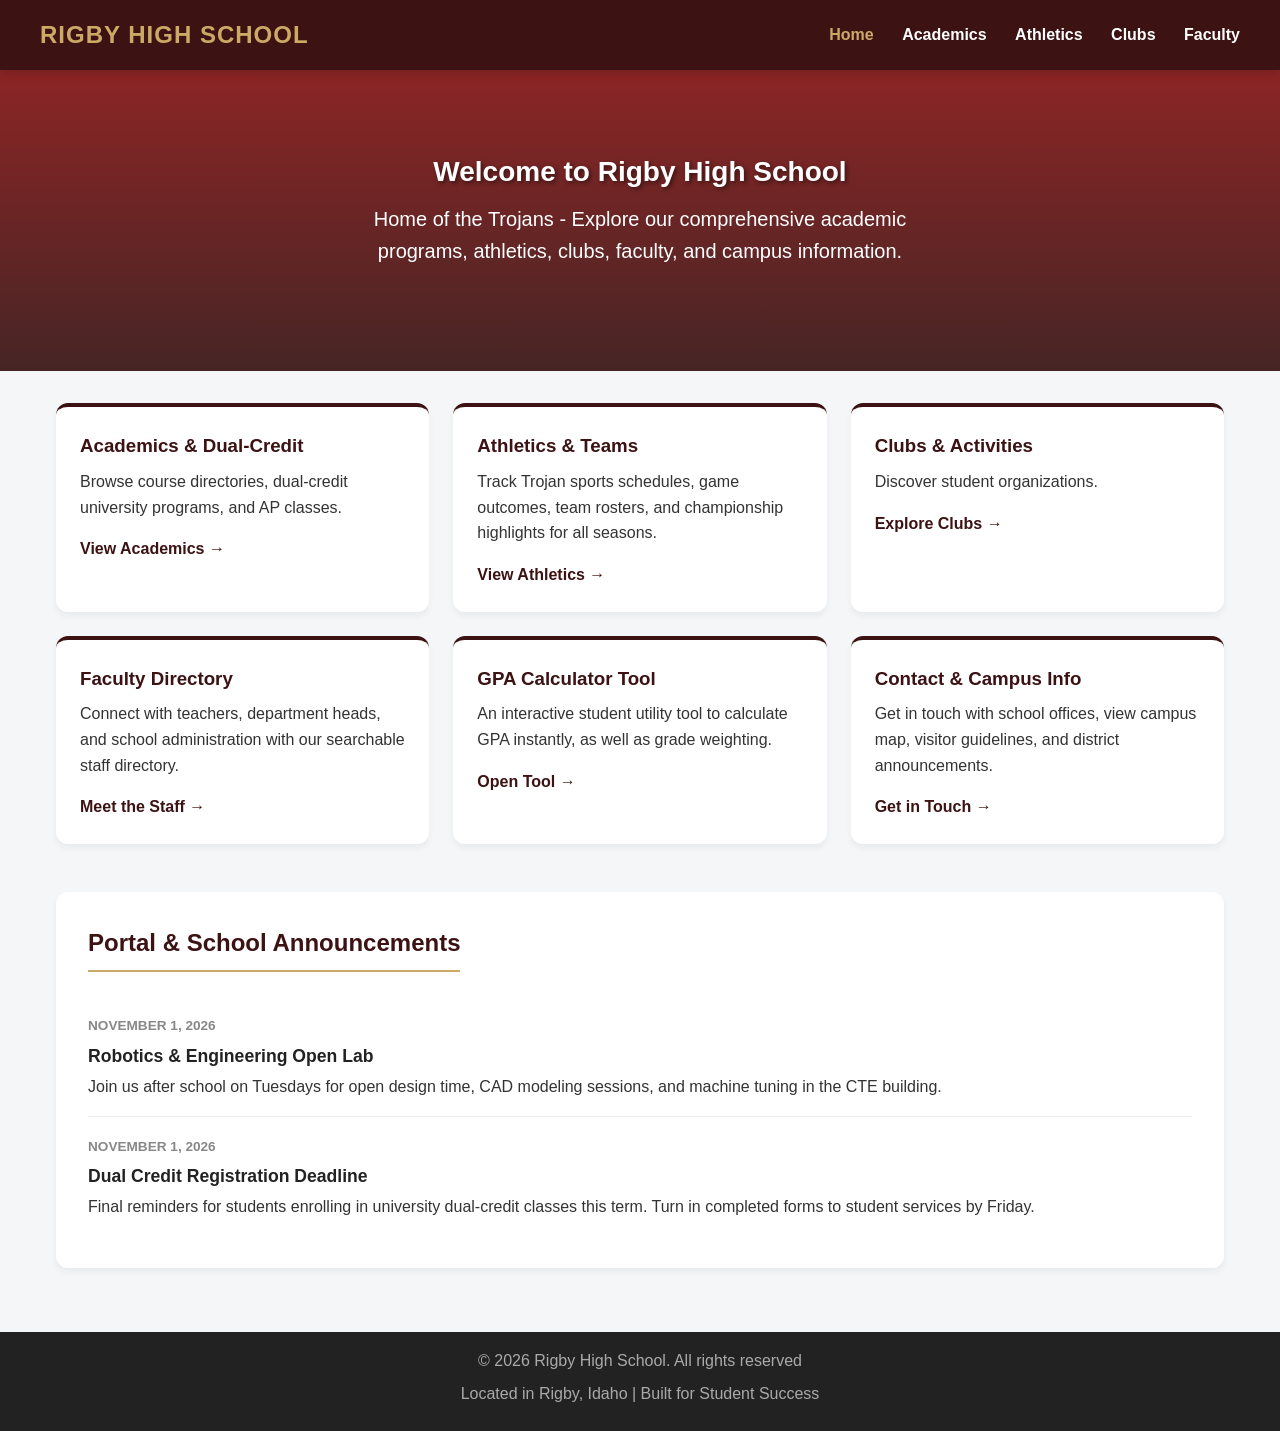
<file: index.html>
<!DOCTYPE html>
<html>
<head>
    <meta charset="UTF-8">
    <meta name="viewport" content="width=device-width, initial-scale=1.0">
    <title> Rigby High School | Home of the Trojans </title>
    <link rel="stylesheet" href="style.css">
</head>
<body>
    <header>
        <div class="nav-container">
            <a href="index.html" class="logo"> RIGBY HIGH SCHOOL </a>
            <nav>
                <a href="index.html" class="active"> Home </a>
                <a href="academics.html"> Academics </a>
                <a href="athletics.html"> Athletics </a>
                <a href="clubs.html"> Clubs </a>
                <a href="faculty.html"> Faculty </a>
            </nav>
        </div>
    </header>

    <section class="pagetop">
        <h1> Welcome to Rigby High School </h1>
        <p> Home of the Trojans - Explore our comprehensive academic programs, athletics, clubs, faculty, and campus information. </p>
    </section>

    <div class="container">
        <div class="grid">
            <div class="card">
                <h3> Academics & Dual-Credit </h3>
                <p> Browse course directories, dual-credit university programs, and AP classes. </p>
                <a href="academics.html"> View Academics &rarr; </a>
            </div>

            <div class="card">
                <h3> Athletics & Teams </h3>
                <p> Track Trojan sports schedules, game outcomes, team rosters, and championship highlights for all seasons. </p>
                <a href="athletics.html"> View Athletics &rarr; </a>
            </div>

            <div class="card">
                <h3> Clubs & Activities </h3>
                <p> Discover student organizations. </p>
                <a href="clubs.html"> Explore Clubs &rarr; </a>
            </div>

            <div class="card">
                <h3> Faculty Directory </h3>
                <p> Connect with teachers, department heads, and school administration with our searchable staff directory. </p>
                <a href="faculty.html"> Meet the Staff &rarr; </a>
            </div>

            <div class="card">
                <h3> GPA Calculator Tool </h3>
                <p> An interactive student utility tool to calculate GPA instantly, as well as grade weighting. </p>
                <a href="calculator.html"> Open Tool &rarr; </a>
            </div>

            <div class="card">
                <h3> Contact & Campus Info </h3>
                <p> Get in touch with school offices, view campus map, visitor guidelines, and district announcements. </p>
                <a href="contact.html"> Get in Touch &rarr; </a>
            </div>
        </div>

        <section class="info-section">
            <h2> Portal & School Announcements </h2>
            <div class="item">
                <span class="date"> NOVEMBER 1, 2026 </span>
                <div class="title"> Robotics & Engineering Open Lab </div>
                <p> Join us after school on Tuesdays for open design time, CAD modeling sessions, and machine tuning in the CTE building. </p>
            </div>

            <div class="item">
                <span class="date"> NOVEMBER 1, 2026 </span>
                <div class="title"> Dual Credit Registration Deadline </div>
                <p> Final reminders for students enrolling in university dual-credit classes this term. Turn in completed forms to student services by Friday. </p>
            </div>
        </section>
    </div>

    <footer>
        <p> &copy; 2026 Rigby High School. All rights reserved  </p>
        <p> Located in Rigby, Idaho | Built for Student Success </p>
    </footer>
</body>
</html>
</file>
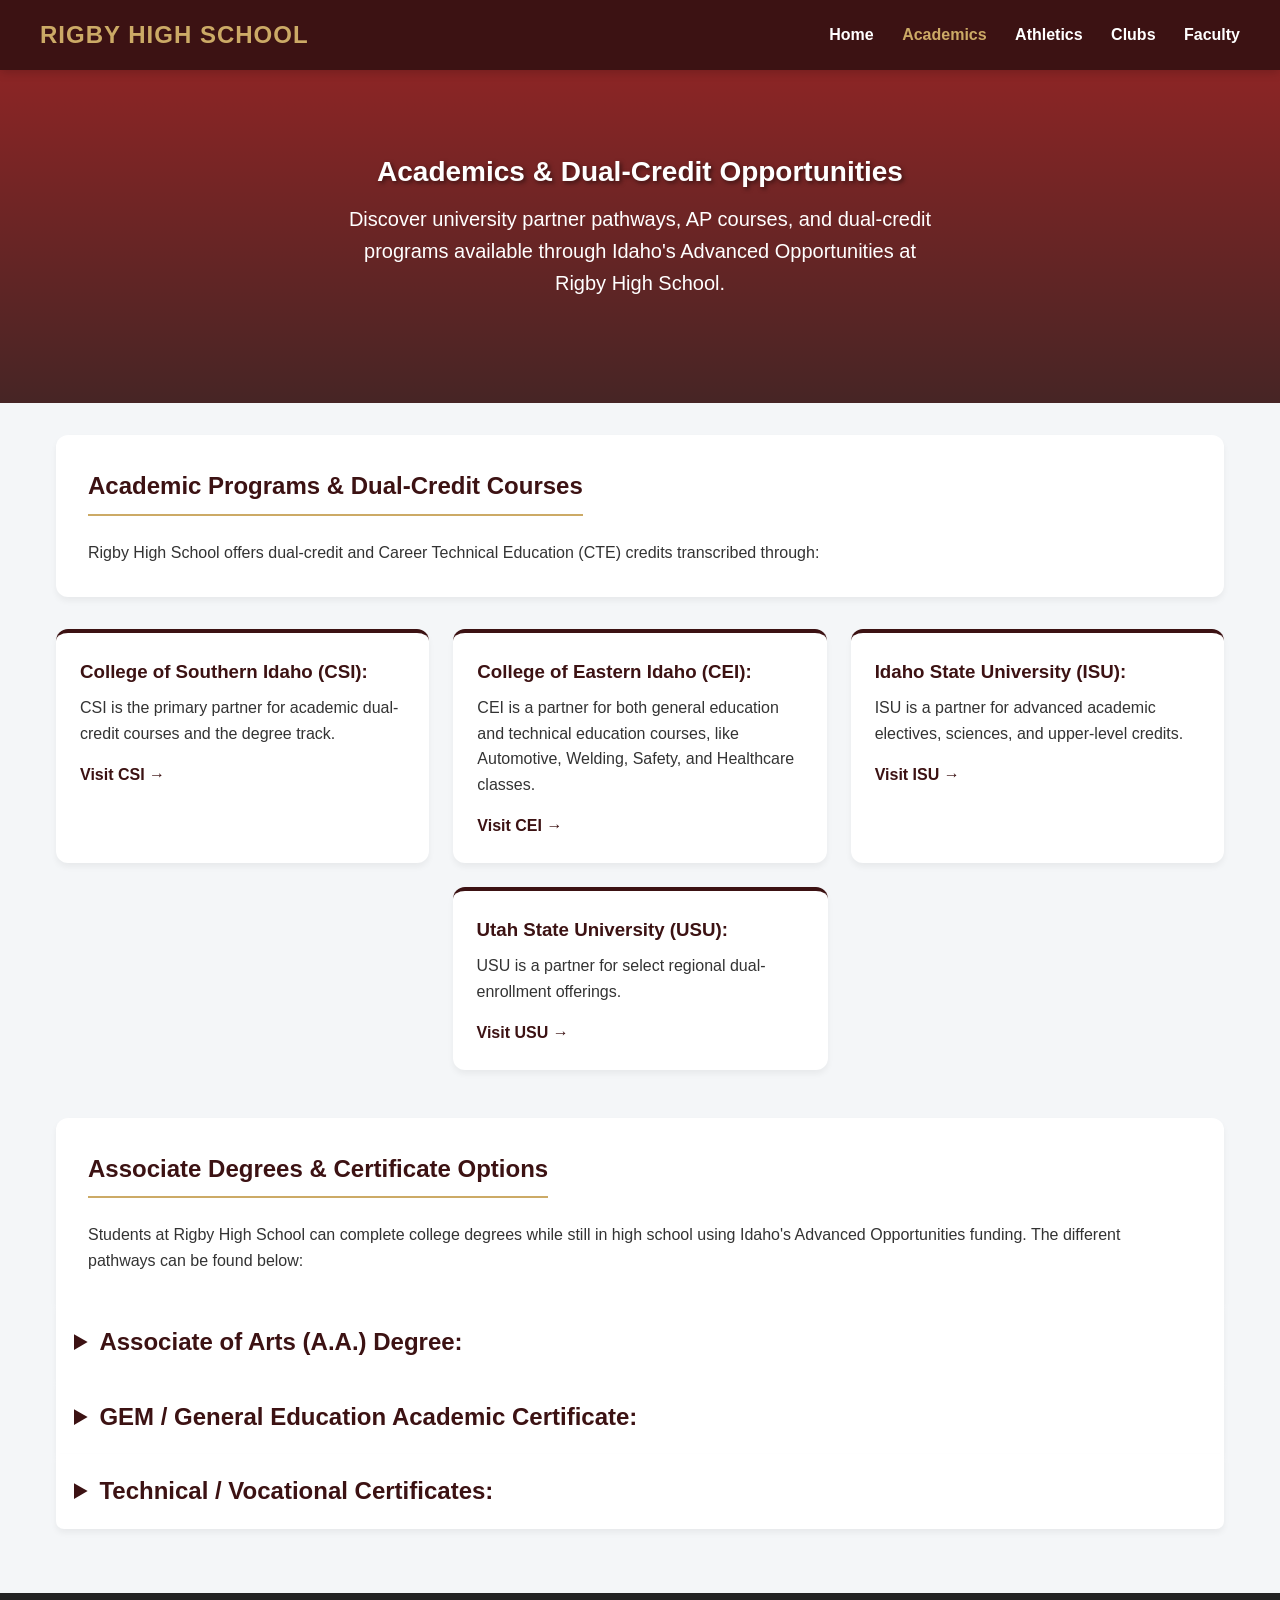
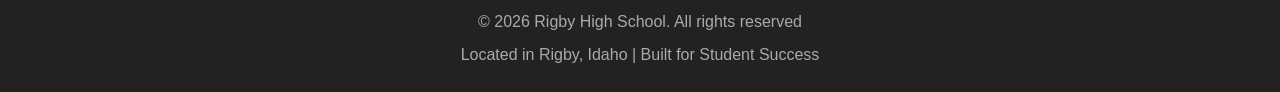
<file: academics.html>
<!DOCTYPE html>
<html lang="en">
    <head>
        <meta charset="UTF-8">
        <meta name="viewport" content="width=device-width, initial-scale=1.0">
        <title> Rigby High School | Academics </title>
        <link rel="stylesheet" href="style.css">
    </head>
    <body>
        <header>
            <div class="nav-container">
                <a href="index.html" class="logo"> RIGBY HIGH SCHOOL </a>
                <nav>
                    <a href="index.html"> Home </a>
                    <a href="academics.html" class="active"> Academics </a>
                    <a href="athletics.html"> Athletics </a>
                    <a href="clubs.html"> Clubs </a>
                    <a href="faculty.html"> Faculty </a>
                </nav>
            </div>
        </header>

        <section class="pagetop">
            <h1> Academics & Dual-Credit Opportunities </h1>
            <p> Discover university partner pathways, AP courses, and dual-credit programs available through Idaho's Advanced Opportunities at Rigby High School. </p>
        </section>
        <div class="container">
            <section class="info-section">
                <h2> Academic Programs & Dual-Credit Courses </h2>
                <p> Rigby High School offers dual-credit and Career Technical Education (CTE) credits transcribed through: </p>
            </section>
        </div>
        <div class="container">
            <div class="grid">
                <div class="card">
                    <h3> College of Southern Idaho (CSI): </h3>
                    <p> CSI is the primary partner for academic dual-credit courses and the degree track. </p>
                    <a href="https://www.csi.edu/"> Visit CSI &rarr; </a>
                </div>

                <div class="card">
                    <h3> College of Eastern Idaho (CEI): </h3>
                    <p> CEI is a partner for both general education and technical education courses, like Automotive, Welding, Safety, and Healthcare classes. </p>
                    <a href="https://www.cei.edu/"> Visit CEI &rarr; </a>
                </div>

                <div class="card">
                    <h3> Idaho State University (ISU): </h3>
                    <p> ISU is a partner for advanced academic electives, sciences, and upper-level credits. </p>
                    <a href="https://www.isu.edu/"> Visit ISU &rarr; </a>
                </div>

                <div class="card">
                    <h3> Utah State University (USU): </h3>
                    <p> USU is a partner for select regional dual-enrollment offerings. </p>
                    <a href="https://www.usu.edu/"> Visit USU &rarr; </a>
                </div>
            </div> 
        
        
        
            <div class="info-section" style="border-bottom-left-radius: 0; border-bottom-right-radius: 0;">
                <h2> Associate Degrees & Certificate Options </h2>
                <p> Students at Rigby High School can complete college degrees while still in high school using Idaho's Advanced Opportunities funding. The different pathways can be found below: </p>
            </div>
        
        
            <div class="dropper-squished">
                <details style="border-radius: 0;">
                    <summary><span> Associate of Arts (A.A.) Degree: </span></summary>
                    <p>
                        <ul>
                            <li><strong> Partner Institution: </strong> College of Southern Idaho (CSI). </li>
                            <li><strong> Overview: </strong> A 60 to 64 credit degree track focused on general education, liberal arts, communication, and social sciences. </li>
                            <li><strong> Timeline: </strong> Designed for students who start planning during their freshman/sophomore year to complete general education requirements and electives alongside high school graduation requirements. </li>
                        </ul>
                    </p>
                </details>
            </div>

            <div class="dropper-squished">
                <details style="border-radius: 0;">
                    <summary><span> GEM / General Education Academic Certificate: </span></summary>
                    <p>
                        <ul>
                            <li><strong> Overview: </strong> A 36 credit general education framework (General Education Matriculation) that covers fundamental core college categories: English, Mathematics, Humanities, Social Sciences, and Natural Sciences. </li>
                            <li><strong> Transferability: </strong> Fulfills lower-division general education core requirements across all Idaho public universities (ISU, BSU, UI, LCSC). </li>
                        </ul>
                    </p>
                </details>
            </div>

            <div class="dropper-squished">
                <details  style="border-top-left-radius: 0; border-top-right-radius: 0;">
                    <summary><span> Technical / Vocational Certificates: </span></summary>
                    <p>
                        <ul>
                            <li><strong> Partner Institution: </strong> College of Eastern Idaho (CEI). </li>
                            <li><strong> Overview: </strong> Career and technical tracks that build toward industry certifications or Associate of Applied Science (A.A.S.) credits in fields like mechanics, safety, and health professions. </li>
                        </ul>
                    </p>
                </details>
            </div>


        </div>

        <footer>
            <p> &copy; 2026 Rigby High School. All rights reserved </p>
            <p> Located in Rigby, Idaho | Built for Student Success </p>
        </footer>
    </body>
</html>
</file>
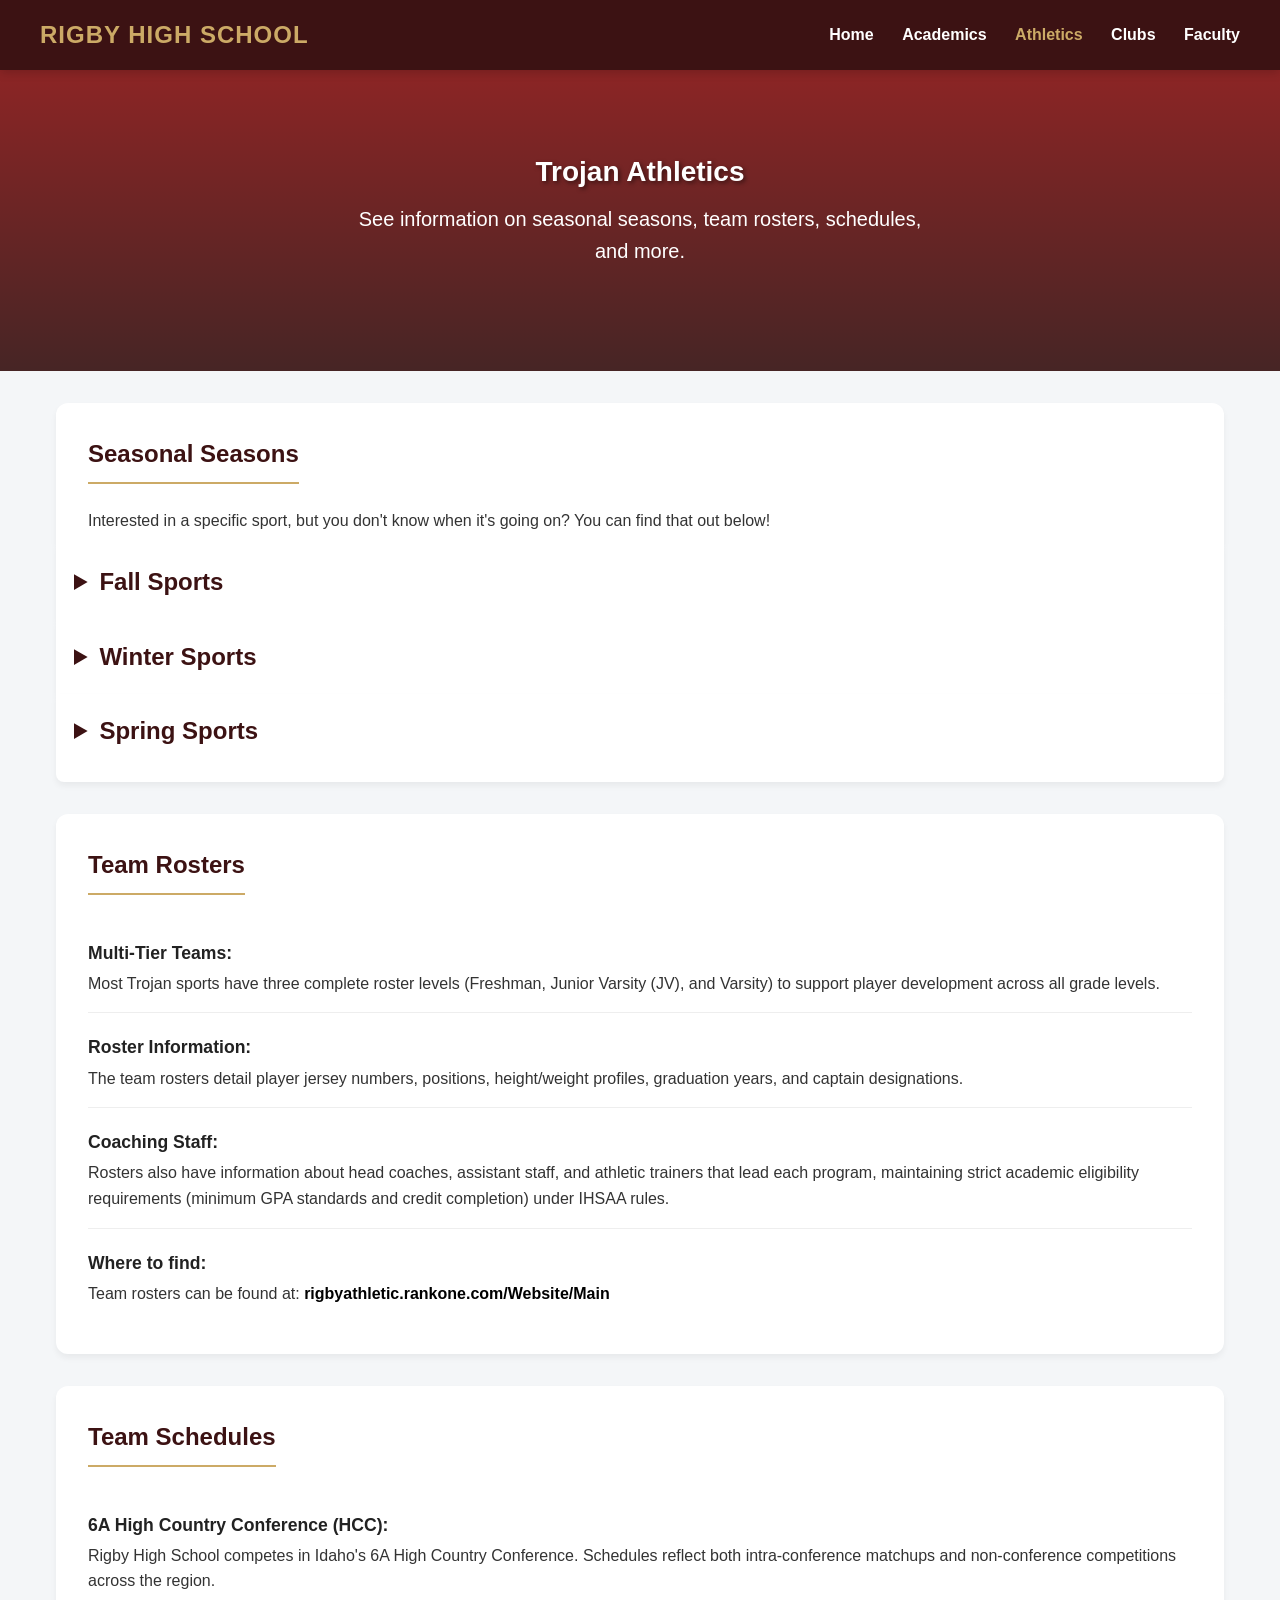
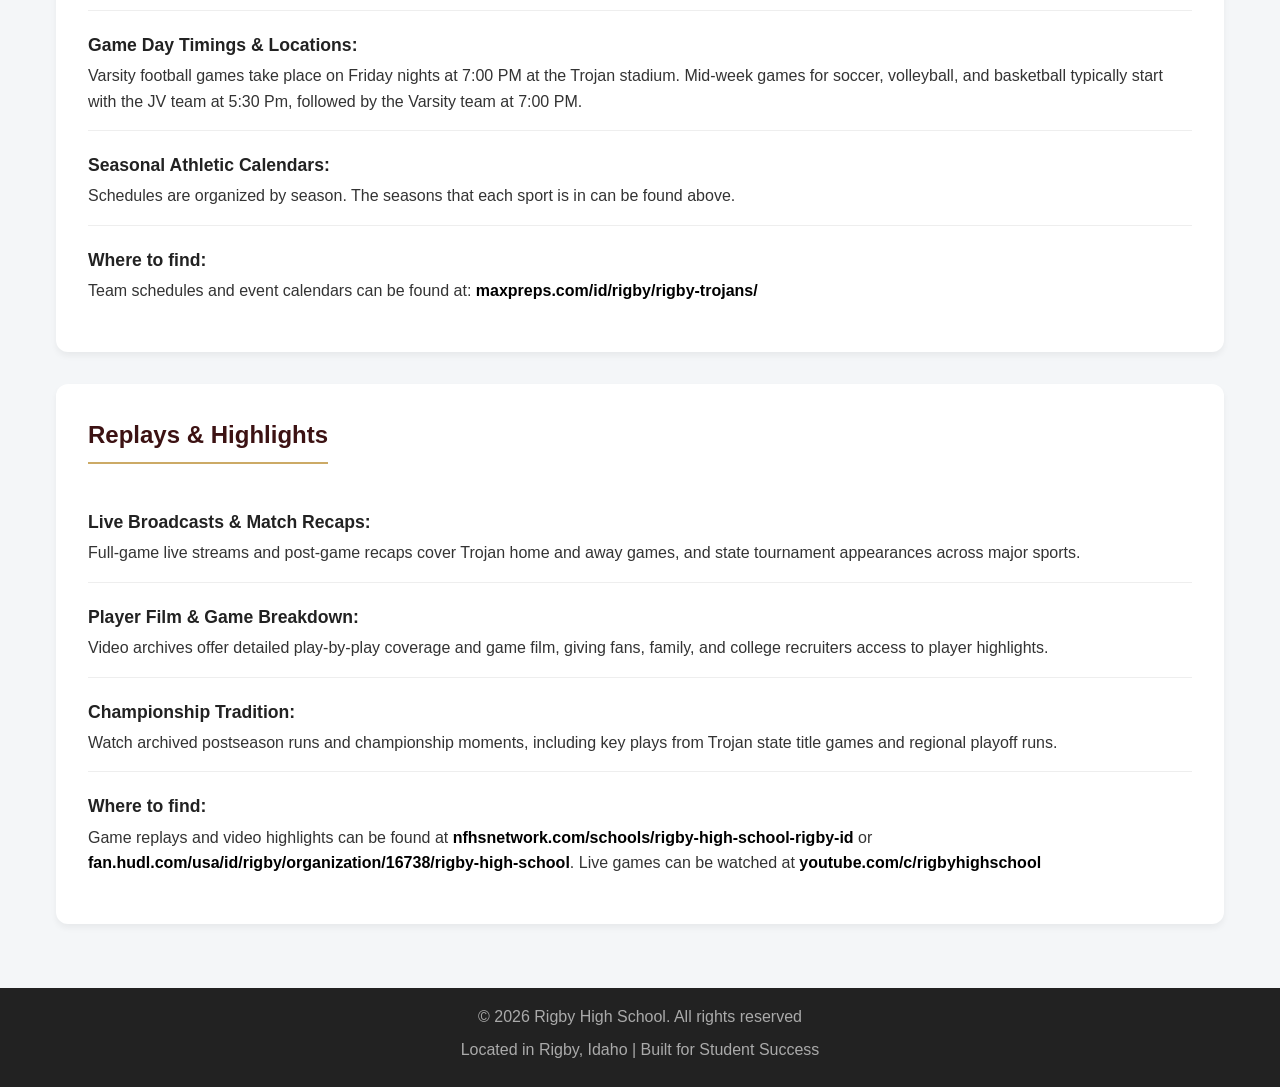
<file: athletics.html>
<!DOCTYPE html>
<html>
    <head>
        <meta charset="UTF-8">
        <meta name="viewport" content="width=device-width, initial-scale=1.0">
        <title> Rigby High School | Athletics </title>
        <link rel="stylesheet" href="style.css">
    </head>
    <body>
        <header>
            <div class="nav-container">
                <a href="index.html" class="logo"> RIGBY HIGH SCHOOL </a>
                <nav>
                    <a href="index.html"> Home </a>
                    <a href="academics.html"> Academics </a>
                    <a href="athletics.html" class="active"> Athletics </a>
                    <a href="clubs.html"> Clubs </a>
                    <a href="faculty.html"> Faculty </a>
                </nav>
            </div>
        </header>

        <section class="pagetop">
            <h1> Trojan Athletics </h1>
            <p> See information on seasonal seasons, team rosters, schedules, and more. </p>
        </section>

        <div class="container">
            <section class="info-section" style="border-bottom-left-radius: 0; border-bottom-right-radius: 0; padding-bottom: 12px;">
                <h2> Seasonal Seasons </h2>
                <p> Interested in a specific sport, but you don't know when it's going on? You can find that out below!
            </section>
            <div class="dropper-squished">
                <details style="border-radius: 0;">
                    <summary><span> Fall Sports </span></summary>
                    <p> Football, Volleyball, Cross Country, Soccer, Golf and Swim </p>
                </details>
            </div>

            <div class="dropper-squished">
                <details style="border-radius: 0;">
                    <summary><span> Winter Sports </span></summary>
                    <p> Basketball, Wrestling, and Cheer & Dance. </p>
                </details>
            </div>

            <div class="dropper-squished">
                <details style="border-top-left-radius: 0; border-top-right-radius: 0; padding-bottom: 32px;">
                    <summary><span> Spring Sports </span></summary>
                    <p> Baseball, Softball, Track & Field, and Tennis. </p>
                </details>
            </div>
        </div>

        <div class="container">
            <section class="info-section">
                <h2> Team Rosters </h2>

                <div class="item">
                    <div class="title"> Multi-Tier Teams: </div>
                    <p> Most Trojan sports have three complete roster levels (Freshman, Junior Varsity (JV), and Varsity) to support player development across all grade levels. </p>
                </div>

                <div class="item">
                    <div class="title"> Roster Information: </div>
                    <p> The team rosters detail player jersey numbers, positions, height/weight profiles, graduation years, and captain designations. </p>
                </div>

                <div class="item">
                    <div class="title"> Coaching Staff: </div>
                    <p> Rosters also have information about head coaches, assistant staff, and athletic trainers that lead each program, maintaining strict academic eligibility requirements (minimum GPA standards and credit completion) under IHSAA rules. </p>
                </div>

                <div class="item">
                    <div class="title"> Where to find: </div>
                    <p> Team rosters can be found at: <nav-alt><a href="https://rigbyathletics.rankone.com/Website/Sports/SportList/690c3d99-ca19-4e6d-921e-98fb7af4d635"> rigbyathletic.rankone.com/Website/Main </a></nav-alt></p>
                </div>
            </section>
        </div>

        <div class="container">
            <section class="info-section">
                <h2> Team Schedules </h2>

                <div class="item">
                    <div class="title"> 6A High Country Conference (HCC): </div>
                    <p> Rigby High School competes in Idaho's 6A High Country Conference. Schedules reflect both intra-conference matchups and non-conference competitions across the region. </p>
                </div>

                <div class="item">
                    <div class="title"> Game Day Timings & Locations: </div>
                    <p> Varsity football games take place on Friday nights at 7:00 PM at the Trojan stadium. Mid-week games for soccer, volleyball, and basketball typically start with the JV team at 5:30 Pm, followed by the Varsity team at 7:00 PM. </p>
                </div>

                <div class="item">
                    <div class="title"> Seasonal Athletic Calendars: </div>
                    <p> Schedules are organized by season. The seasons that each sport is in can be found above. </p>
                </div>

                <div class="item">
                    <div class="title"> Where to find: </div>
                    <p> Team schedules and event calendars can be found at: <nav-alt><a href="https://www.maxpreps.com/id/rigby/rigby-trojans/"> maxpreps.com/id/rigby/rigby-trojans/ </a></nav-alt></p>
                </div>
            </section>
        </div>

        <div class="container">
            <section class="info-section">
                <h2> Replays & Highlights </h2>

                <div class="item">
                    <div class="title"> Live Broadcasts & Match Recaps: </div>
                    <p> Full-game live streams and post-game recaps cover Trojan home and away games, and state tournament appearances across major sports. </p>
                </div>

                <div class="item">
                    <div class="title"> Player Film & Game Breakdown: </div>
                    <p> Video archives offer detailed play-by-play coverage and game film, giving fans, family, and college recruiters access to player highlights. </p>
                </div>

                <div class="item">
                    <div class="title"> Championship Tradition: </div>
                    <p> Watch archived postseason runs and championship moments, including key plays from Trojan state title games and regional playoff runs. </p>
                </div>

                <div class="item">
                    <div class="title"> Where to find: </div>
                    <p> Game replays and video highlights can be found at <nav-alt><a href="https://www.nfhsnetwork.com/schools/rigby-high-school-rigby-id"> nfhsnetwork.com/schools/rigby-high-school-rigby-id </a></nav-alt> or <nav-alt><a href="https://fan.hudl.com/usa/id/rigby/organization/16738/rigby-high-school"> fan.hudl.com/usa/id/rigby/organization/16738/rigby-high-school</a></nav-alt>. Live games can be watched at <nav-alt><a href="https://www.youtube.com/c/rigbyhighschool"> youtube.com/c/rigbyhighschool </a></nav-alt></p>
                </div>
            </section>
        </div>
        <footer>
            <p> &copy; 2026 Rigby High School. All rights reserved </p>
            <p> Located in Rigby, Idaho | Built for Student Success </p> 
        </footer>
    </body>
</html>
</file>
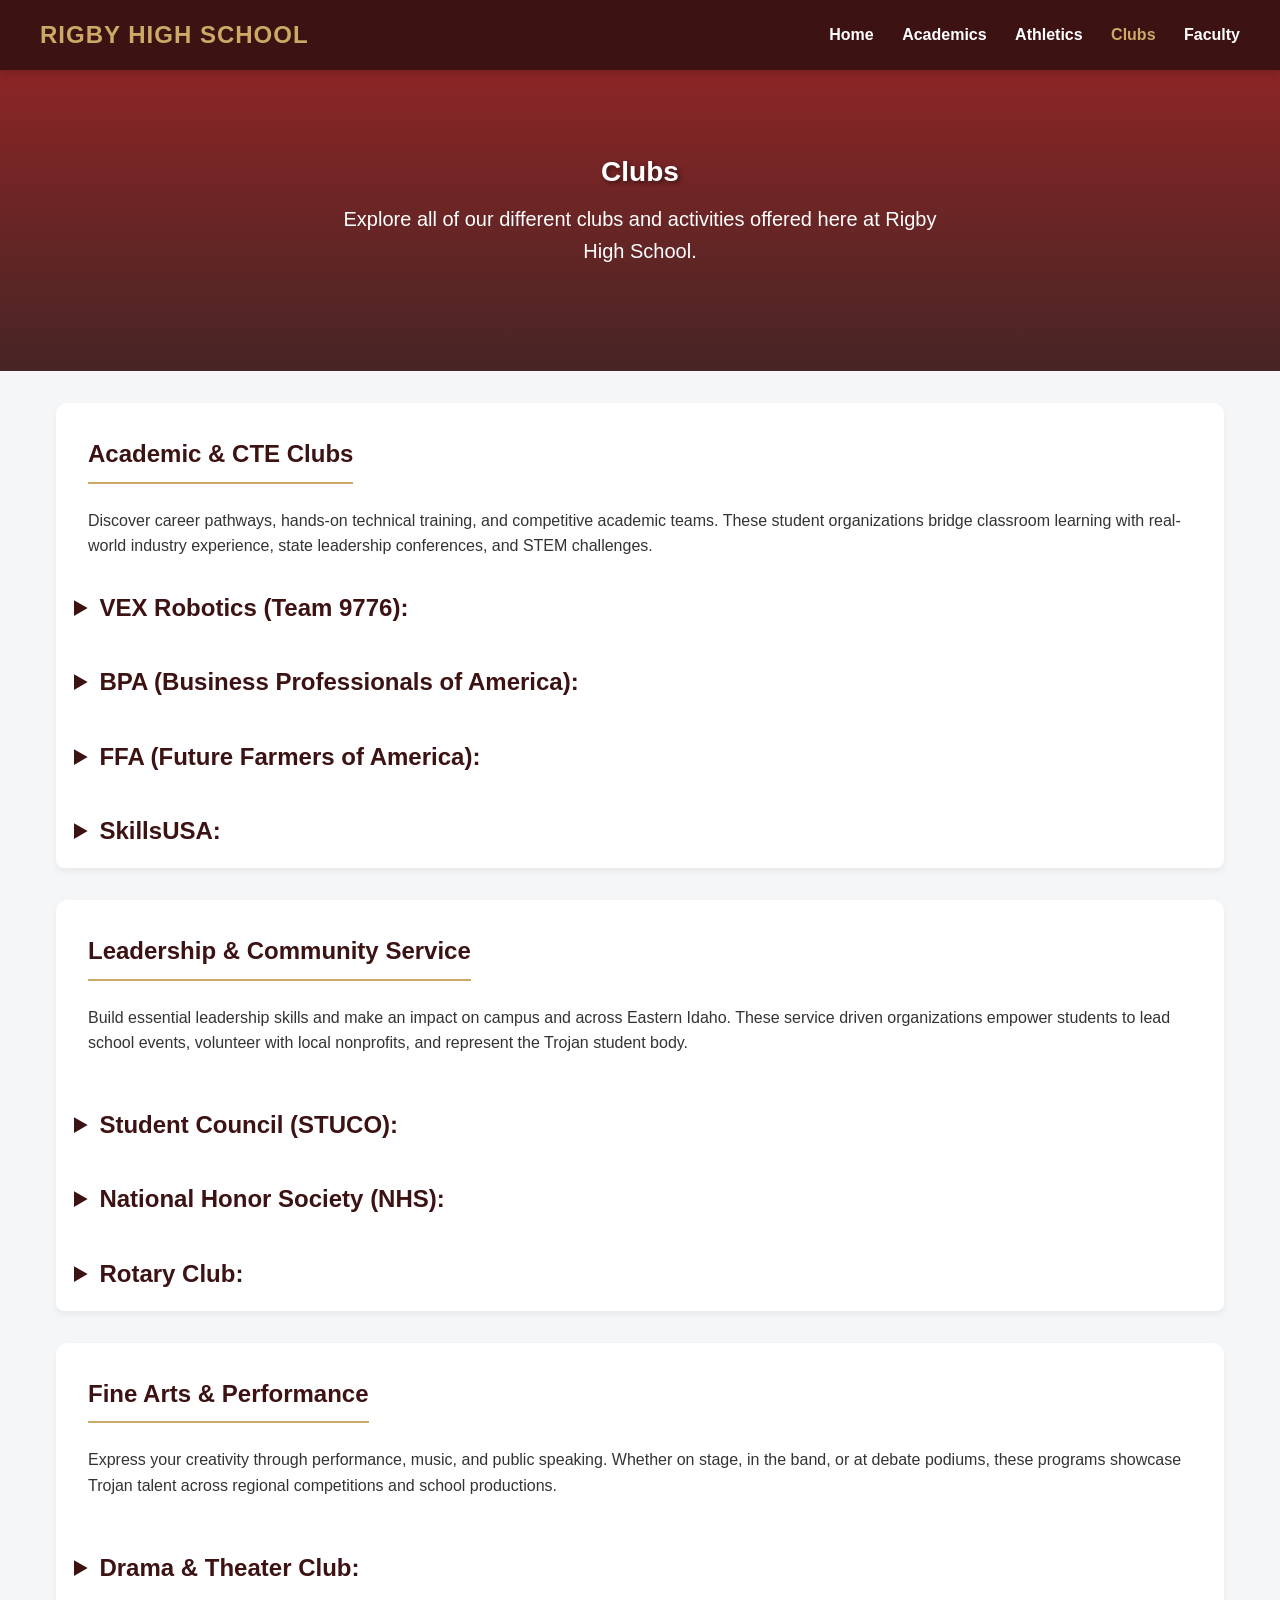
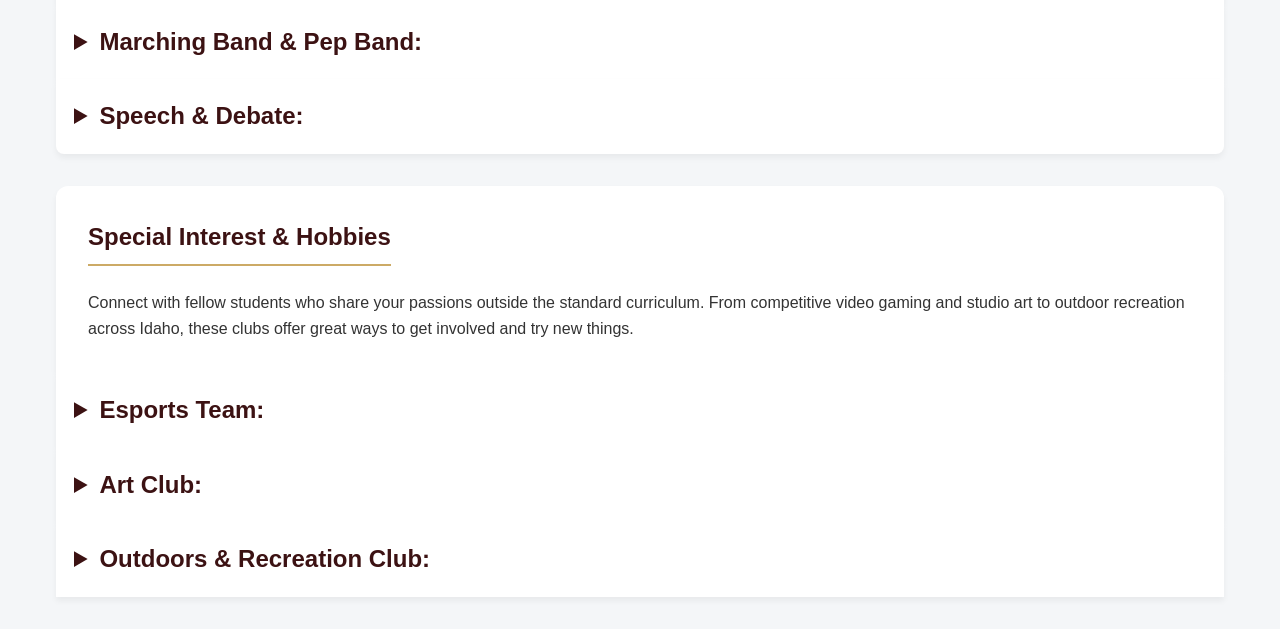
<file: clubs.html>
<!DOCTYPE html>
<html>
    <head>
        <meta charset="UTF-8">
        <meta name="viewport" content="width=device-width, initial-scale=1.0">
        <title> Rigby High School | Clubs </title>
        <link rel="stylesheet" href="style.css">
    </head>
    <body>
        <header>
            <div class="nav-container">
                <a href="index.html" class="logo"> RIGBY HIGH SCHOOL </a>
                <nav>
                    <a href="index.html"> Home </a>
                    <a href="academics.html"> Academics </a>
                    <a href="athletics.html"> Athletics </a>
                    <a href="clubs.html" class="active"> Clubs </a>
                    <a href="faculty.html"> Faculty </a>
                </nav>
            </div>
        </header>

        <section class="pagetop">
            <h1> Clubs </h1>
            <p> Explore all of our different clubs and activities offered here at Rigby High School. </p>
        </section>

        <div class="container">
            <section class="info-section" style="border-bottom-left-radius: 0; border-bottom-right-radius: 0; padding-bottom: 12px;">
                <h2> Academic & CTE Clubs </h2>
                <p> Discover career pathways, hands-on technical training, and competitive academic teams. These student organizations bridge classroom learning with real-world industry experience, state leadership conferences, and STEM challenges. </p>
            </section>
            <div class="dropper-squished">
                <details style="border-radius: 0;">
                    <summary><span> VEX Robotics (Team 9776): </span></summary>
                    <p>
                        <ul>
                            <li><strong> Overview: </strong> Competitive STEM program where student teams design, build, and program custom robots to compete in the VEX V5 game challenge. </li>
                            <li><strong> Activities: </strong> Autonomous programming, mechanism design, chassis building, driving practice, and competing at tournaments. </li>
                            <li><strong> Meeting Time & Location: </strong> After school in the CTE Robotics Lab. </li>
                        </ul>
                    </p>
                </details>
            </div>
            <div class="dropper-squished">
                <details style="border-radius: 0;">
                    <summary><span> BPA (Business Professionals of America): </span></summary>
                    <p>
                        <ul>
                            <li><strong> Overview: </strong> Student organization centered on developing leadership, business management, digital design, and financial software skills. </li>
                            <li><strong> Activities: </strong> Regional, state, and national leadership conferences, competitive business events, and community service projects. </li>
                            <li><strong> Meeting Time & Location: </strong> After school on Tuesdays and Thursdays in room 2610. </li>
                        </ul>
                    </p>
                </details>
            </div>
            <div class="dropper-squished">
                <details style="border-radius: 0;">
                    <summary><span> FFA (Future Farmers of America): </span></summary>
                    <p>
                        <ul>
                            <li><strong> Overview: </strong> Premier youth organization preparing members for leadership and careers in agriculture, science, and natural resources. </li>
                            <li><strong> Activities: </strong> Livestock evaluation, agriscience projects, leadership conventions, and local community service. </li>
                            <li><strong> Meeting Time & Location: </strong> 6th period and after school in the Ag building. </li>
                        </ul>
                    </p>
                </details>
            </div>
            <div class="dropper-squished">
                <details style="border-top-left-radius: 0; border-top-right-radius: 0;">
                    <summary><span> SkillsUSA: </span></summary>
                    <p> 
                        <ul>
                            <li><strong> Overview: </strong> Partnership of students, teachers, and industry working together to ensure America has a skilled workforce. </li>
                            <li><strong> Activities: </strong> Hands-on competitions in trades, technical drafting, automotive technology, and leadership. </li>
                            <li><strong> Meeting Time & Location: </strong> Afterschool on Monday, Wednesday, and Friday in the Ag building. </li>
                        </ul>
                    </p>
                </details>
            </div>
        </div>

        <div class="container">
            <section class="info-section" style="border-bottom-left-radius: 0; border-bottom-right-radius: 0;">
                <h2> Leadership & Community Service </h2>
                <p> Build essential leadership skills and make an impact on campus and across Eastern Idaho. These service driven organizations empower students to lead school events, volunteer with local nonprofits, and represent the Trojan student body. </p>
            </section>
            <div class="dropper-squished">
                <details style="border-radius: 0;">
                    <summary><span> Student Council (STUCO): </span></summary>
                    <p>
                        <ul>
                            <li><strong> Overview: </strong> Student-elected leadership body representing the student body and organizing school-wide activities. </li>
                            <li><strong> Activities: </strong> Homecoming week, dances, spirit weeks, and student advocacy. </li>
                            <li><strong> Meeting Time & Location: </strong> Afterschool everyday in room 1842. </li>
                        </ul>
                    </p>
                </details>
            </div>
            <div class="dropper-squished">
                <details style="border-radius: 0;">
                    <summary><span> National Honor Society (NHS): </span></summary>
                    <p>
                        <ul>
                            <li><strong> Overview: </strong> Organization honoring high school students who demonstrate excellence in scholarship, service, leadership, and character. </li>
                            <li><strong> Activities: </strong> Peer tutoring, community service drives, campus cleanups, and leadership development. </li>
                            <li><strong> Requirements: </strong> Minimum GPA threshold and invitation/application. </li> 
                            <li><strong> Meeting Time & Location: </strong> 4th period every school day, located in room 2403. </li>
                        </ul>
                    </p>
                </details>
            </div>
            <div class="dropper-squished">
                <details style="border-top-left-radius: 0; border-top-right-radius: 0;">
                    <summary><span> Rotary Club: </span></summary>
                    <p>
                        <ul>
                            <li><strong> Overview: </strong> Student-led service organization encouraging leadership through serving others in the local community. </li>
                            <li><strong> Activities: </strong> Food drives, volunteering with local non-profits, and fundraising events. </li>
                            <li><strong> Meeting Time & Location: </strong> After school Thursdays and Fridays, some Saturday mornings in room 1612. </li>
                        </ul>
                    </p>
                </details>
            </div>
        </div>

        <div class="container">
            <section class="info-section" style="border-bottom-left-radius: 0; border-bottom-right-radius: 0;">
                <h2> Fine Arts & Performance </h2>
                <p> Express your creativity through performance, music, and public speaking. Whether on stage, in the band, or at debate podiums, these programs showcase Trojan talent across regional competitions and school productions. </p>
            </section>
            <div class="dropper-squished">
                <details style="border-radius: 0;">
                    <summary><span> Drama & Theater Club: </span></summary>
                    <p>
                        <ul>
                            <li><strong> Overview: </strong> Creative home for students interested in acting, stagecraft, costume design, and technical theater production. </li>
                            <li><strong> Activities: </strong> Plays, musicals, performances, and set design workshops. </li>
                            <li><strong> Meeting Time & Location: </strong> During 6th period and afterschool every day in room 1412. </li>
                        </ul>
                    </p>
                </details>
            </div>
            <div class="dropper-squished">
                <details style="border-radius: 0;">
                    <summary><span> Marching Band & Pep Band: </span></summary>
                    <p>
                        <ul>
                            <li><strong> Overview: </strong> Musical performance groups supplying high-energy music at Trojan athletic events and regional band competitions. </li>
                            <li><strong> Activities: </strong> Football games, basketball games, halftime shows, parades, plays, and band concerts. </li>
                            <li><strong> Meeting Time & Location: </strong> During 1st period and afterschool when it is needed (Games and plays) in room 1414. </li>
                        </ul>
                    </p>
                </details>
            </div>
            <div class="dropper-squished">
                <details style="border-top-left-radius: 0; border-top-right-radius: 0;">
                    <summary><span> Speech & Debate: </span></summary>
                    <p>
                        <ul>
                            <li><strong> Overview: </strong> Competitive academic team focusing on public speaking, policy debate, and rhetorical performance. </li>
                            <li><strong> Activities: </strong> Interscholastic debate tournaments across Idaho, public showcase events, and state qualifiers. </li>
                            <li><strong> Meeting Time & Location: </strong> 4th period during the school day in room 1618. </li>
                        </ul>
                    </p>
                </details>
            </div>
        </div>
        <div class="container">
            <section class="info-section" style="border-bottom-left-radius: 0; border-bottom-right-radius: 0;">
                <h2> Special Interest & Hobbies </h2>
                <p> Connect with fellow students who share your passions outside the standard curriculum. From competitive video gaming and studio art to outdoor recreation across Idaho, these clubs offer great ways to get involved and try new things. </p>
            </section>
            <div class="dropper-squished">
                <details style="border-radius: 0;">
                    <summary><span> Esports Team: </span></summary>
                    <p>
                        <ul>
                            <li><strong> Overview: </strong> Competitive video gaming team representing Rigby High School in sanctioned high school leagues (IHSAA / PlayVS). </li>
                            <li><strong> Activities: </strong> Team matches in games like League of Legends, Rocket League, and Smash Bros, focusing on strategy and communication. </li>
                            <li><strong> Meeting Time & Location: </strong> 5th period in room 2204. </li>
                        </ul>
                    </p>
                </details>
            </div>
            <div class="dropper-squished">
                <details style="border-radius: 0;">
                    <summary><span> Art Club: </span></summary>
                    <p>
                        <ul>
                            <li><strong> Overview: </strong> Open studio space for artists of all skill levels to experiment with visual media, paint, and digital art. </li>
                            <li><strong> Activities: </strong> Murals, art showcases, seasonal craft projects, and open studio sessions. </li>
                            <li><strong> Meeting Time & Location: </strong> Everyday afterschool in room 1814. </li>
                        </ul>
                    </p>
                </details>
            </div>
            <div class="dropper-squished">
                <details style="border-radius: 0;">
                    <summary><span> Outdoors & Recreation Club: </span></summary>
                    <p>
                        <ul>
                            <li><strong> Overview: </strong> Group dedicated to promoting outdoor sports, trail awareness, and environmental appreciation around Eastern Idaho. </li>
                            <li><strong> Activities: </strong> Day hikes, mountain biking outings, outdoor safety workshops, and trail maintenance. </li>
                            <li><strong> Meeting Time & Location: </strong> Afterschool on Monday's as well as the first and third saturday of the month. </li>
                        </ul>
                    </p>
                </details>
            </div>
        </div>
    </body>
</html>
</file>
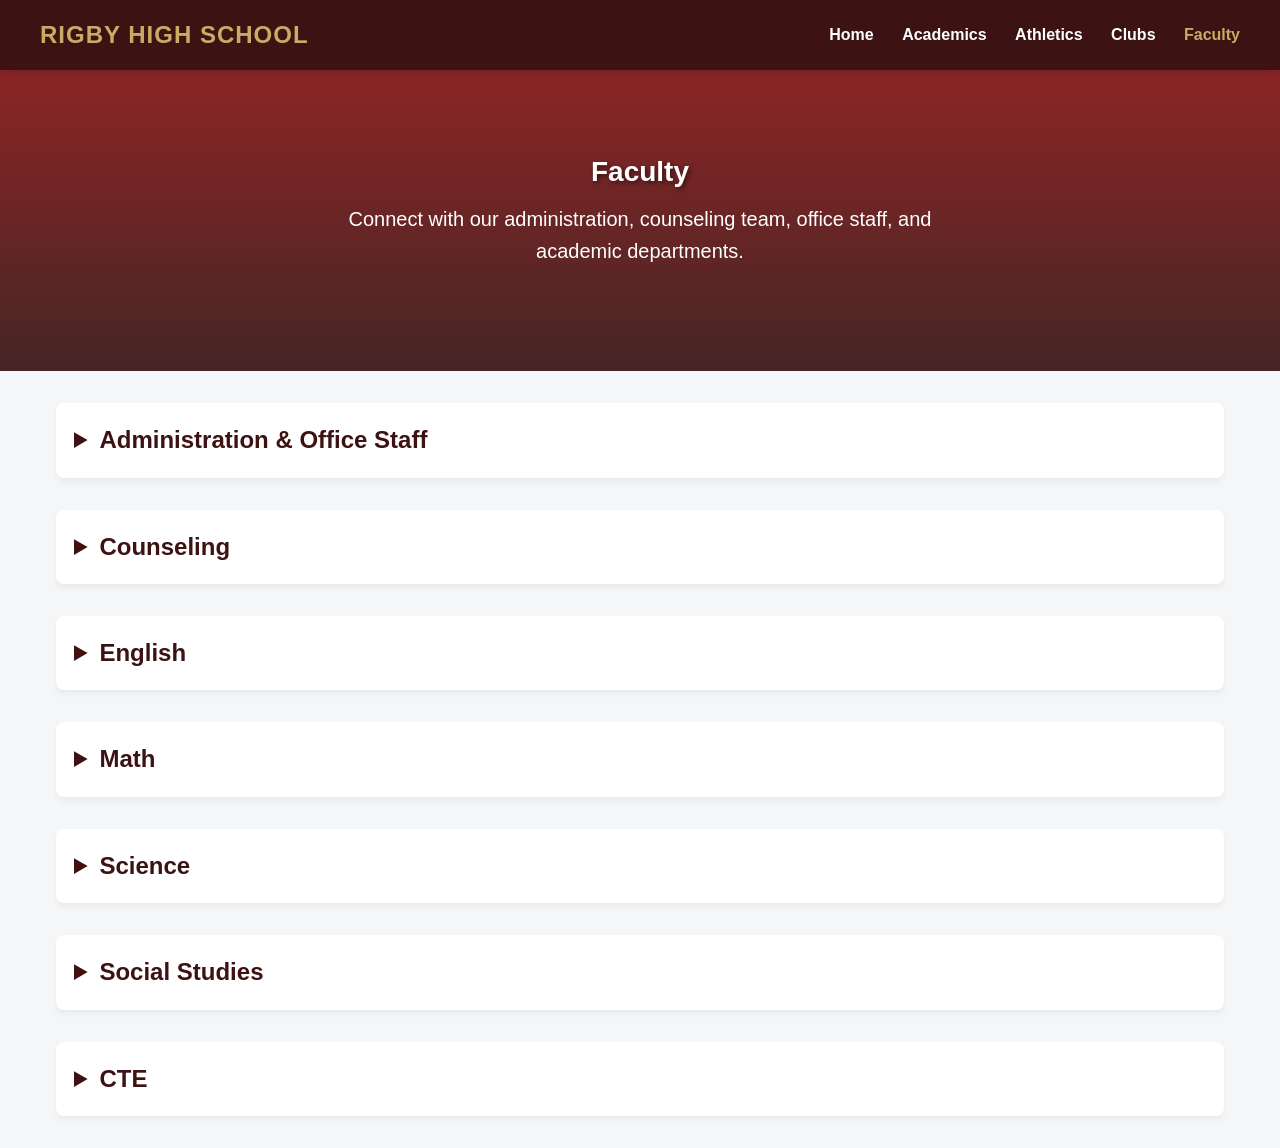
<file: faculty.html>
<!DOCTYPE html>
<html>
    <head>
        <meta charset="UTF-8">
        <meta name="viewport" content="width=device-width, initial-scale=1.0">
        <title> Rigby High School | Faculty </title>
        <link rel="stylesheet" href="style.css">
    </head>
    <body>
        <header>
            <div class="nav-container">
                <a href="index.html" class="logo"> RIGBY HIGH SCHOOL </a>
                <nav>
                    <a href="index.html"> Home </a>
                    <a href="academics.html"> Academics </a>
                    <a href="athletics.html"> Athletics </a>
                    <a href="clubs.html"> Clubs </a>
                    <a href="faculty.html" class="active"> Faculty </a>
                </nav>
            </div>
        </header>
        <section class="pagetop">
            <h1> Faculty </h1>
            <p> Connect with our administration, counseling team, office staff, and academic departments. </p>
        </section>
        <div class="container">
            <div class="dropper-squished">
                <details>
                    <summary><span> Administration & Office Staff </span></summary>
                    <div class="faculty-grid">
                        <div class="staff-card">
                            <strong> Bryan Lords </strong>
                            <small> Principal </small>
                            <a href="mailto:blords@sd251.org"> blords@sd251.org </a>
                        </div>
                        <div class="staff-card">
                            <strong> Stefani Cook </strong>
                            <small> Online Principal / CTE Director </small>
                            <a href="mailto:stcook@sd251.org"> stcook@sd251.org </a>
                        </div>
                        <div class="staff-card">
                            <strong> Cathy Barrus </strong>
                            <small> Assistant Principal </small>
                            <a href="mailto:cbarrus@sd251.org"> cbarrus@sd251.org </a>
                        </div>                
                        <div class="staff-card">
                            <strong> Chase Crook </strong>
                            <small> Assistant Principal </small>
                            <a href="mailto:ccrook@sd251.org"> ccrook@sd251.org </a>
                        </div>                
                        <div class="staff-card">
                            <strong> Levi Jaynes </strong>
                            <small> Assistant Principal </small>
                            <a href="mailto:ljaynes@sd251.org"> ljaynes@sd251.org </a>
                        </div>
                        <div class="staff-card">
                            <strong> Tamera Ostermiller </strong>
                            <small> Assistant Principal </small>
                            <a href="mailto:tostermiller@sd251.org"> tostermiller@sd251.org </a>
                        </div>
                        <div class="staff-card">
                            <strong> Ty Shippen </strong>
                            <small> Athletic Director </small>
                            <a href="mailto:tyshippen@sd251.org"> tyshippen@sd251.org </a>
                        </div>
                        <div class="staff-card">
                            <strong> Jodie Nielsen </strong>
                            <small> Principal Secretary </small>
                            <a href="mailto:jnielsen@sd251.org"> jnielsen@sd251.org </a>
                        </div>
                        <div class="staff-card">
                            <strong> Jodie Bozung </strong>
                            <small> Online Secretary </small>
                            <a href="matilto:jbozung@sd251.org"> jbozung@sd251.org </a>
                        </div>
                        <div class="staff-card">
                            <strong> Jennifer Vail </strong>
                            <small> Athletic Secretary </small>
                            <a href="mailto:jvail@sd251.org"> jvail@sd251.org </a>
                        </div>
                        <div class="staff-card">
                            <strong> Kimberly Keller </strong>
                            <small> Counseling Secretary </small>
                            <a href="mailto:kkeller@sd251.org"> kkeller@sd251.org </a>
                        </div>
                        <div class="staff-card">
                            <strong> Macy Sautter </strong>
                            <small> Attendance Secretary </small>
                            <a href="mailto:msautter@sd251.org"> msautter@sd251.org </a>
                        </div>
                        <div class="staff-card">
                            <strong> Tiffany Green </strong>
                            <small> Registrar </small>
                            <a href="mailto:tgreen@sd251.org"> tgreen@sd251.org </a>
                        </div>
                        <div class="staff-card">
                            <strong> Tyrie Fenton </strong>
                            <small> Bookkeeper </small>
                            <a href="mailto:tfenton@sd251.org"> tfenton@sd251.org </a>
                    </div>
                </details>
            </div>
        </div>
        <div class="container">
            <div class="dropper-squished">
                <details>
                    <summary><span> Counseling </span></summary>
                    <div class="faculty-grid">
                        <div class="staff-card">
                            <strong> Kimberly Azbill </strong>
                            <small> Counselor </small>
                            <a href="mailto:kazbill@sd251.org"> kazbill@sd251.org </a>
                        </div>
                        <div class="staff-card">
                            <strong> Ashley Geary </strong>
                            <small> Counselor </small>
                            <a href="mailto:ageary@sd251.org"> ageary@sd251.org </a>
                        </div>
                        <div class="staff-card">
                            <strong> Brittany Ohman </strong>
                            <small> Counselor </small>
                            <a href="mailto:bohman@sd251.org"> bohman@sd251.org </a>
                        </div>
                        <div class="staff-card">
                            <strong> Kathren Reese </strong>
                            <small> Counselor </small>
                            <a href="mailto:kreese@sd251.org"> kreese@sd251.org </a>
                        </div>
                        <div class="staff-card">
                            <strong> Jared Tonks </strong>
                            <small> Counselor </small>
                            <a href="mailto:jtonks@sd251.org"> jtonks@sd251.org </a>
                        </div>
                        <div class="staff-card">
                            <strong> Mindi Yeaman </strong>
                            <small> College and Career Advisor </small>
                            <a href="mailto:myeaman@sd251.org"> myeaman@sd251.org </a>
                        </div>
                        <div class="staff-card">
                            <strong> Melissa Rey-Rosas </strong>
                            <small> College and Career Advisor </small>
                            <a href="mailto:mreyrosas@sd251.org"> mreyrosas@sd251.org </a>
                        </div>
                    </div>
                </details>
            </div>
        </div>
        <div class="container">
            <div class="dropper-squished">
                <details>
                    <summary><span> English </span></summary>
                    <div class="faculty-grid">
                        <div class="staff-card">
                            <strong> Kelli Albaugh </strong>
                            <small> English </small>
                            <a href="mailto:kalbaugh@sd251.org"> kalbaugh@sd251.org </a>
                        </div>
                        <div class="staff-card">
                            <strong> Natalie Buttars </strong>
                            <small> English </small>
                            <a href="mailto:nbuttars@sd251.org"> nbuttars@sd251.org </a>
                        </div>
                        <div class="staff-card">
                            <strong> Ashlee Christensen </strong>
                            <small> English </small>
                            <a href="mailto:achristensen@sd251.org"> achristensen@sd251.org </a>
                        </div>
                        <div class="staff-card">
                            <strong> Christopher Cook </strong>
                            <small> English </small>
                            <a href="mailto:ccook@sd251.org"> ccook@sd251.org </a>
                        </div>
                        <div class="staff-card">
                            <strong> Tannie Datwyler </strong>
                            <small> English </small>
                            <a href="mailto:tdatwyler@sd251.org"> tdatwyler@sd251.org </a>
                        </div>
                        <div class="staff-card">
                            <strong> Barbara Golder </strong> 
                            <small> English </small>
                            <a href="mailto:bgolder@sd251.org"> bgolder@sd251.org </a>
                        </div>
                        <div class="staff-card">
                            <strong> Jenifer Laulusa </strong>
                            <small> English </small>
                            <a href="mailto:jlaulusa@sd251.org"> jlaulusa@sd251.org </a>
                        </div>
                        <div class="staff-card">
                            <strong> Camille Rains </strong>
                            <small> English </small>
                            <a href="mailto:crains@sd251.org"> crains@sd251.org </a>
                        </div>
                        <div class="staff-card">
                            <strong> Heidi Robbins </strong>
                            <small> English </small>
                            <a href="mailto:hrobbins@sd251.org"> hrobbins@sd251.org </a>
                        </div>
                        <div class="staff-card">
                            <strong> Brandon Robinson </strong>
                            <small> English </small>
                            <a href="mailto:brobinson@sd251.org"> brobinson@sd251.org </a>
                        </div>
                        <div class="staff-card">
                            <strong> Hayden Romney </strong>
                            <small> English </small> 
                            <a href="mailto:hromney@sd251.org"> hromney@sd251.org </a>
                        </div>
                        <div class="staff-card">
                            <strong> Sarah Scadden </strong>
                            <small> English </small>
                            <a href="mailto:sscadden@sd251.org"> sscadden@sd251.org </a>
                        </div>
                        <div class="staff-card">
                            <strong> Benjamin Stoddard </strong>
                            <small> English </small>
                            <a href="mailto:bestoddard@sd251.org"> bestoddard@sd251.org </a>
                        </div>
                        <div class="staff-card">
                            <strong> Audrey Taylor </strong>
                            <small> English </small>
                            <a href="mailto:ataylor@sd251.org"> ataylor@sd251.org </a>
                        </div>
                        <div class="staff-card">
                            <strong> Charles West </strong>
                            <small> English </small>
                            <a href="mailto:cwest@sd251.org"> cwest@sd251.org </a>
                        </div>
                    </div>
                </details>
            </div>
        </div>
        <div class="container">
            <div class="dropper-squished">
                <details>
                    <summary><span> Math </span></summary>
                    <div class="faculty-grid">
                        <div class="staff-card">
                            <strong> Carson Angeiras </strong>
                            <small> Math </small>
                            <a href="mailto:cangeiras@sd251.org"> cangeiras@sd251.org </a>
                        </div>
                        <div class="staff-card">
                            <strong> Kambry Aydelotte </strong>
                            <small> Math </small>
                            <a href="mailto:kaydelotte@sd251.org"> kaydelotte@sd251.org </a>
                        </div>
                        <div class="staff-card">
                            <strong> Stacey Baker </strong>
                            <small> Math </small>
                            <a href="mailto:sbaker@sd251.org"> sbaker@sd251.org </a>
                        </div>
                        <div class="staff-card">
                            <strong> Melissa Carpenter </strong>
                            <small> Math </small>
                            <a href="mailto:mcarpenter@sd251.org"> mcarpenter@sd251.org </a>
                        </div>
                        <div class="staff-card">
                            <strong> Emmelia Cieslewicz </strong>
                            <small> Math </small>
                            <a href="mailto@ecieslewicz@sd251.org"> ecieslewicz@sd251.org </a>
                        </div>
                        <div class="staff-card">
                            <strong> Austin Duerksen </strong>
                            <small> Math </small>
                            <a href="mailto:aduerksen@sd251.org"> aduerksen@sd251.org </a>
                        </div>
                        <div class="staff-card">
                            <strong> Emily Giles </strong>
                            <small> Math </small>
                            <a href="mailto:egiles@sd251.org"> egiles@sd251.org </a>
                        </div>
                        <div class="staff-card">
                            <strong> Krista Gneiting </strong>
                            <small> Math </small>
                            <a href="mailto:kgneiting@sd251.org"> kgneiting@sd251.org </a>
                        </div>
                        <div class="staff-card">
                            <strong> Aaron Gogl </strong>
                            <small> Math </small>
                            <a href="mailto:agogl@sd251.org"> agogl@sd251.org </a>
                        </div>
                        <div class="staff-card">
                            <strong> Daniel Henry </strong>
                            <small> Math </small>
                            <a href="mailto:dhenry@sd251.org"> dhenry@sd251.org </a>
                        </div>
                        <div class="staff-card">
                            <strong> Enoch Holbert </strong>
                            <small> Math </small>
                            <a href="mailto:eholber@sd251.org"> eholbert@sd251.org </a>
                        </div>
                        <div class="staff-card">
                            <strong> Kristen Montague </strong>
                            <small> Math </small>
                            <a href="mailto:kmontague@sd251.org"> kmontague@sd251.org </a>
                        </div>
                        <div class="staff-card">
                            <strong> Nichole Nordstrom </strong>
                            <small> Math </small>
                            <a href="mailto:nnordstrom@sd251.org"> nnordstrom@sd251.org </a>
                        </div>
                        <div class="staff-card">
                            <strong> Stephanie Ralston </strong>
                            <small> Math </small>
                            <a href="mailto:sralston@sd251.org"> sralston@sd251.org </a>
                        </div>
                    </div>
                </details>
            </div>
        </div>
        <div class="container">
            <div class="dropper-squished">
                <details>
                    <summary><span> Science </span></summary>
                    <div class="faculty-grid">
                        <div class="staff-card">
                            <strong> Richard Brown </strong>
                            <small> Science </small>
                            <a href="mailto:ribrown@sd251.org"> ribrown@sd251.org </a>
                        </div>
                        <div class="staff-card">
                            <strong> Christopher Dennett </strong>
                            <small> Science </small>
                            <a href="mailto:cdennett@sd251.org"> cdennett@sd251.org </a>
                        </div>
                        <div class="staff-card">
                            <strong> Timothy Doten </strong>
                            <small> Science </small>
                            <a href="mailto:tdoten@sd251.org"> tdoten@sd251.org </a>
                        </div>
                        <div class="staff-card">
                            <strong> Hidee Edwards </strong>
                            <small> Science </small>
                            <a href="mailto:hedwards@sd251.org"> hedwards@sd251.org </a>
                        </div>
                        <div class="staff-card">
                            <strong> Pamela Fox </strong>
                            <small> Science </small>
                            <a href="mailto:pfox@sd251.org"> pfox@sd251.org </a>
                        </div>
                        <div class="staff-card">
                            <strong> Jeremy Green </strong>
                            <small> Science </small>
                            <a href="mailto:jgreen@sd251.org"> jgreen@sd251.org </a>
                        </div>
                        <div class="staff-card">
                            <strong> Amanda Sayer </strong>
                            <small> Science </small>
                            <a href="mailto:asayer@sd251.org"> asayer@sd251.org </a>
                        </div>
                        <div class="staff-card">
                            <strong> Robin Staker </strong>
                            <small> Science </small>
                            <a href="mailto:rstaker@sd251.org"> rstaker@sd251.org </a>
                        </div> 
                        <div class="staff-card">
                            <strong> Kaye Warner </strong>
                            <small> Science </small>
                            <a href="mailto:kwarner@sd251.org"> kwarner@sd251.org </a>
                        </div>
                        <div class="staff-card">
                            <strong> Heidi Webster </strong>
                            <small> Science </small>
                            <a href="mailto:hwebster@sd251.org"> hwebster@sd251.org </a>
                        </div>
                    </div>
                </details>
            </div>
        </div>
        <div class="container">
            <div class="dropper-squished">
                <details>
                    <summary><span> Social Studies </span></summary>
                    <div class="faculty-grid">
                        <div class="staff-card">
                            <strong> Ileah Bodily </strong>
                            <small> Social Studies </small>
                            <a href="mailto:ibodily@sd251.org"> ibodily@sd251.org </a>
                        </div>
                        <div class="staff-card">
                            <strong> Jessica Erhardt </strong>
                            <small> Social Studies </small>
                            <a href="mailto:jerhardt@sd251.org"> jerhardt@sd251.org </a>
                        </div>
                        <div class="staff-card">
                            <strong> Stefanie Fuchs </strong>
                            <small> Social Studies </small>
                            <a href="mailto:sfuchs@sd251.org"> sfuchs@sd251.org </a>
                        </div>
                        <div class="staff-card">
                            <strong> Armando Gonzalez </strong>
                            <small> Social Studies </small>
                            <a href="mailto:argonzalez@sd251.org"> argonzalez@sd251.org </a>
                        </div>
                        <div class="staff-card">
                            <strong> Laron Johnson </strong>
                            <small> Social Studies </small>
                            <a href="mailto:ljohnson@sd251.org"> ljohnson@sd251.org </a>
                        </div>
                        <div class="staff-card">
                            <strong> Justin Lineberry </strong>
                            <small> Social Studies </small>
                            <a href="mailto:jlineberry@sd251.org"> jlineberry@sd251.org </a>
                        </div>
                        <div class="staff-card">
                            <strong> Holly Mickelsen </strong>
                            <small> Social Studies </small>
                            <a href="mailto:hmickelsen@sd251.org"> hmickelsen@sd251.org </a>
                        </div>
                        <div class="staff-card">
                            <strong> Katrina Peterson </strong>
                            <small> Social Studies </small>
                            <a href="mailto:kpeterson@sd251.org"> kpeterson@sd251.org </a>
                        </div>
                        <div class="staff-card">
                            <strong> Sam Philips </strong>
                            <small> Social Studies </small>
                            <a href="mailto:sphillips@sd251.org"> sphillips@sd251.org </a>
                        </div>
                        <div class="staff-card">
                            <strong> Kerry Thomas </strong>
                            <small> Social Studies </small>
                            <a href="mailto:kthomas@sd251.org"> kthomas@sd251.org </a>
                        </div>
                    </div>
                </details>
            </div>
        </div>
        <div class="container">
            <div class="dropper-squished">
                <details>
                    <summary><span> CTE </span></summary>
                    <div class="faculty-grid">
                        <div class="staff-card">
                            <strong> Deryk Barrett </strong>
                            <small> CTE </small>
                            <a href="mailto:dbarrett@sd251.org"> dbarrett@sd251.org </a>
                        </div>
                        <div class="staff-card">
                            <strong> Justin Chapman </strong>
                            <small> CTE </small>
                            <a href="mailto:jchapman@sd251.org"> jchapman@sd251.org </a>
                        </div>
                        <div class="staff-card">
                            <strong> Austin Davis </strong>
                            <small> CTE </small>
                            <a href="mailto:adavis@sd251.org"> adavis@sd251.org </a>
                        </div>
                        <div class="staff-card">
                            <strong> Lex Godfrey </strong>
                            <small> CTE </small>
                            <a href="mailto:lgodfrey@sd251.org"> lgodfrey@sd251.org </a>
                        </div>
                        <div class="staff-card"> 
                            <strong> Michael Greer </strong>
                            <small> CTE </small>
                            <a href="mailto:mgreer@sd251.org"> mgreer@ssd251.org </a>
                        </div>
                        <div class="staff-card">
                            <strong> Robert Hale </strong>
                            <small> CTE </small>
                            <a href="mailto:rhale@sd251.org"> rhale@sd251.org </a>
                        </div>
                        <div class="staff-card">
                            <strong> Amber Harris </strong>
                            <small> CTE </small>
                            <a href="mailto:aharris@sd251.org"> aharris@sd251.org </a>
                        </div>
                        <div class="staff-card">
                            <strong> Lori Mecham </strong>
                            <small> CTE </small>
                            <a href="mailto:lmecham@sd251.org"> lmecham@sd251.org </a>
                        </div>
                        <div class="staff-card">
                            <strong> Abigail Rey </strong>
                            <small> CTE </small>
                            <a href="mailto:arey@sd251.org"> arey@sd251.org </a>
                        </div>
                        <div class="staff-card">
                            <strong> Casey Sanders </strong>
                            <small> CTE </small>
                            <a href="mailto:csanders@sd251.org"> csanders@sd251.org </a>
                        </div>
                        <div class="staff-card">
                            <strong> Gene Smith </strong>
                            <small> CTE </small>
                            <a href="mailto:esmith@sd251.org"> esmith@sd251.org </a>
                        </div>
                    </div>
                </details>
            </div>
        </div>
    </body>
</html>
</file>
<file: style.css>
* {
    box-sizing: border-box;
    margin: 0;
    padding: 0;
    font-family:'Segoe UI', Tahoma, Geneva, Verdana, sans-serif;
}

body {
    background-color: #f4f6f8;
    color: #333;
    line-height: 1.6;
}

header {
    background-color: #3c1213;
    color: #fff;
    padding: 16px 32px;
    position: sticky;
    top: 0;
    z-index: 1000;
    box-shadow: 0 2px 10px rgba(0, 0, 0, 0.2);
}

.nav-container {
    max-width: 1200px;
    margin: 0 auto;
    display: flex;
    justify-content: space-between;
    align-items: center;
}

.logo {
    font-size: 24px;
    font-weight: 700;
    letter-spacing: 1px;
    color: #CCAA66;
    text-decoration: none;
}

nav a {
    color: #fff;
    text-decoration: none;
    margin-left: 24px;
    font-weight: 600;
    transition: color 0.2s ease-in-out;
}

nav a:hover, nav a.active {
    color: #CCAA66;
}

.pagetop {
    background: linear-gradient(rgba(122, 0, 0, 0.85), rgba(40, 0, 0, 0.85));
    color: white;
    text-align: center;
    padding: 80px 16px;
}

.pagetop h1 {
    font-size: 28px;
    margin-bottom: 8px;
    text-shadow: 2px 2px 4px rgba(0, 0, 0, 0.5);
}

.pagetop p {
    font-size: 20px;
    max-width: 600px;
    margin: 0 auto 24px;
}

.pagetop-btn {
    background-color: #CCAA66;
    color: #3c1213;
    padding: 12px 24px;
    font-weight: 700;
    border-radius: 25px;
    text-decoration: none;
    display: inline-block;
    transition: transform 0.2s ease, background-color 0.2s ease;
}

.pagetop-btn:hover {
    background-color: #fff;
    transform: translateY(-2px);
}

.container {
    max-width: 1200px;
    margin: 32px auto;
    padding: 0 16px;
}

.grid {
    display: grid;
    gap: 24px;
    margin-bottom: 48px;
    display: flex;
    flex-wrap: wrap;
    justify-content: center;
}

.card {
    background: white;
    padding: 24px;
    border-radius: 12px;
    box-shadow: 0 4px 6px rgba(0 0, 0, 0.05);
    border-top: 4px solid #3c1213;
    transition: transform 0.2s ease, box-shadow 0.2s ease;
    flex: 280px;
    max-width: 375px;
}

.card:hover {
    transform: translateY(-5px);
    box-shadow: 0 8px 15px rgba(0, 0, 0, 0.1);
}

.card h3 {
    color: #3c1213;
    margin-bottom: 8px;
}

.card a {
    color: #3c1213;
    font-weight: 600;
    text-decoration: none;
    display: inline-block;
    margin-top: 16px;
}

.card a:hover {
    text-decoration: underline;
}

.info-section {
    background: white;
    padding: 32px;
    border-radius: 12px;
    box-shadow: 0 4px 6px rgba(0, 0, 0, 0.05);
}

.info-section h2 {
    color: #3c1213;
    margin-bottom: 24px;
    border-bottom: 2px solid #CCAA66;
    padding-bottom: 8px;
    display: inline-block;
}

.info-section-no-underline {
    background: white;
    padding: 32px;
    border-radius: 12px;
    box-shadow: 0 4px 6px rgba(0, 0, 0, 0.05);
}

.info-section-no-underline h2 {
    color: #3c1213;
    display: inline-block;
}


.item {
    padding: 1rem 0;
    border-bottom: 1px solid #eee;
}

.item:last-child {
    border-bottom: none;
}

.date {
    font-size: 13.6px;
    color: #888;
    font-weight: 600;
}

.title {
    font-size: 17.6px;
    font-weight: 600;
    color: #222;
    margin: 4px 0;
}

footer {
    background-color: #222;
    color: #aaa;
    text-align: center;
    padding: 16px;
    margin-top: 64px;
}

footer p {
    margin-bottom: 8px;
}

.dropper-squished {
    max-width: 1200px;
    text-align: left;
}

.dropper-squished details {
    height: auto;
    padding: 18px;
    border-radius: 8px;
    background-color: #ffffff;
    transition: background-color 0.2s ease;
    box-shadow: 0 4px 6px rgba(0, 0, 0, 0.05);
}

.dropper-squished details[open] {
    background-color: #ffffff;
    padding: 18px 18px 0 18px;
    
}

.dropper-squished summary {
    color: #3c1213;
    font-size: 24px;
    font-weight: 700;
    cursor: pointer;
}

.dropper-squished details[open] summary span {
    border-bottom: 2px solid #CCAA66;
    padding-bottom: 10px;
}

.dropper-squished p {
    font-weight: 200;
    font-size: 16px;
    color: black;
    padding: 30px 50px 0px 50px;
}

.dropper-squished details[open] ul {
    padding: 0 30px;
}

nav-alt a {
    color: black;
    text-decoration: none;
    font-weight: 600;
    transition: color 0.2s ease-in-out;
}

nav-alt a:hover, nav-alt a.active {
    color: #CCAA66;
}

.faculty-grid {
    display: grid;
    grid-template-columns: repeat(auto-fill, minmax(220px, 1fr));
    gap: 12px;
    padding: 16px;
}

.staff-card {
    background: #f9f9f9;
    padding: 12px;
    border-radius: 8px;
    border-radius: 8px;
    border: 1px solid #eee;
}

.staff-card strong {
    display: block;
    color: #333;
    font-size: 16px;
}

.staff-card small {
    display: block;
    color: #666;
    margin-bottom: 6px;
}

.staff-card a {
    color: #3c1213;
    font-size: 14px;
    text-decoration: underline;
}

.staff-card a:hover {
    color: #CCAA66;
}
</file>
